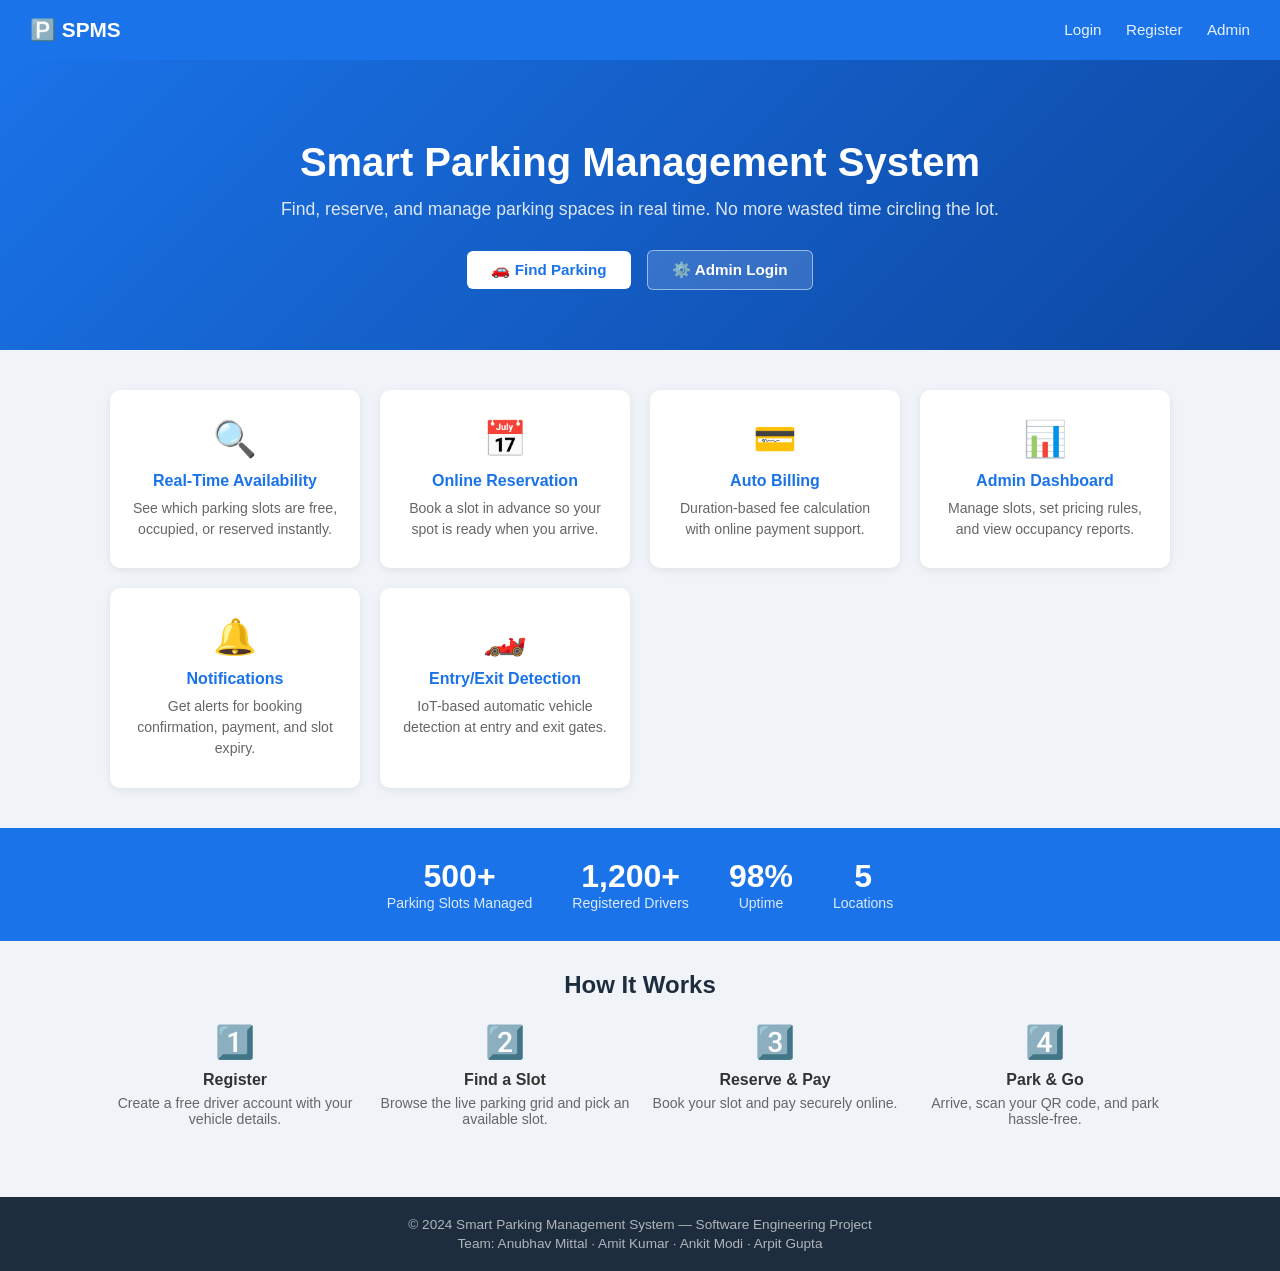
<file: frontend/index.html>
<!DOCTYPE html>
<html lang="en">
<head>
  <meta charset="UTF-8">
  <meta name="viewport" content="width=device-width, initial-scale=1.0">
  <title>Smart Parking Management System</title>
  <meta name="description" content="Find, reserve, and manage parking spaces easily with SPMS.">
  <link rel="stylesheet" href="css/style.css">
</head>
<body>

<!-- NAVBAR -->
<nav>
  <a href="index.html" class="logo">🅿️ SPMS</a>
  <div class="nav-links">
    <a href="login.html">Login</a>
    <a href="register.html">Register</a>
    <a href="admin.html">Admin</a>
  </div>
</nav>

<!-- HERO -->
<div class="hero">
  <h1>Smart Parking Management System</h1>
  <p>Find, reserve, and manage parking spaces in real time. No more wasted time circling the lot.</p>
  <a href="login.html" class="btn btn-secondary" style="margin-right:12px">🚗 Find Parking</a>
  <a href="admin.html" class="btn" style="background:rgba(255,255,255,0.15);color:white;border:1px solid rgba(255,255,255,0.5)">⚙️ Admin Login</a>
</div>

<!-- FEATURE CARDS -->
<div class="features">
  <div class="feature-card">
    <div class="icon">🔍</div>
    <h3>Real-Time Availability</h3>
    <p>See which parking slots are free, occupied, or reserved instantly.</p>
  </div>
  <div class="feature-card">
    <div class="icon">📅</div>
    <h3>Online Reservation</h3>
    <p>Book a slot in advance so your spot is ready when you arrive.</p>
  </div>
  <div class="feature-card">
    <div class="icon">💳</div>
    <h3>Auto Billing</h3>
    <p>Duration-based fee calculation with online payment support.</p>
  </div>
  <div class="feature-card">
    <div class="icon">📊</div>
    <h3>Admin Dashboard</h3>
    <p>Manage slots, set pricing rules, and view occupancy reports.</p>
  </div>
  <div class="feature-card">
    <div class="icon">🔔</div>
    <h3>Notifications</h3>
    <p>Get alerts for booking confirmation, payment, and slot expiry.</p>
  </div>
  <div class="feature-card">
    <div class="icon">🏎️</div>
    <h3>Entry/Exit Detection</h3>
    <p>IoT-based automatic vehicle detection at entry and exit gates.</p>
  </div>
</div>

<!-- STATS -->
<div class="stats">
  <div class="stat-item"><h2>500+</h2><p>Parking Slots Managed</p></div>
  <div class="stat-item"><h2>1,200+</h2><p>Registered Drivers</p></div>
  <div class="stat-item"><h2>98%</h2><p>Uptime</p></div>
  <div class="stat-item"><h2>5</h2><p>Locations</p></div>
</div>

<!-- HOW IT WORKS -->
<div class="container">
  <h2 style="text-align:center;margin-bottom:24px;color:#1d2d3e;">How It Works</h2>
  <div style="display:grid;grid-template-columns:repeat(auto-fit,minmax(200px,1fr));gap:20px;text-align:center;">
    <div>
      <div style="font-size:2rem;margin-bottom:10px;">1️⃣</div>
      <h4 style="margin-bottom:6px;">Register</h4>
      <p style="font-size:0.88rem;color:#666;">Create a free driver account with your vehicle details.</p>
    </div>
    <div>
      <div style="font-size:2rem;margin-bottom:10px;">2️⃣</div>
      <h4 style="margin-bottom:6px;">Find a Slot</h4>
      <p style="font-size:0.88rem;color:#666;">Browse the live parking grid and pick an available slot.</p>
    </div>
    <div>
      <div style="font-size:2rem;margin-bottom:10px;">3️⃣</div>
      <h4 style="margin-bottom:6px;">Reserve & Pay</h4>
      <p style="font-size:0.88rem;color:#666;">Book your slot and pay securely online.</p>
    </div>
    <div>
      <div style="font-size:2rem;margin-bottom:10px;">4️⃣</div>
      <h4 style="margin-bottom:6px;">Park & Go</h4>
      <p style="font-size:0.88rem;color:#666;">Arrive, scan your QR code, and park hassle-free.</p>
    </div>
  </div>
</div>

<footer>
  <p>© 2024 Smart Parking Management System — Software Engineering Project</p>
  <p style="margin-top:4px;">Team: Anubhav Mittal · Amit Kumar · Ankit Modi · Arpit Gupta</p>
</footer>

</body>
</html>
</file>
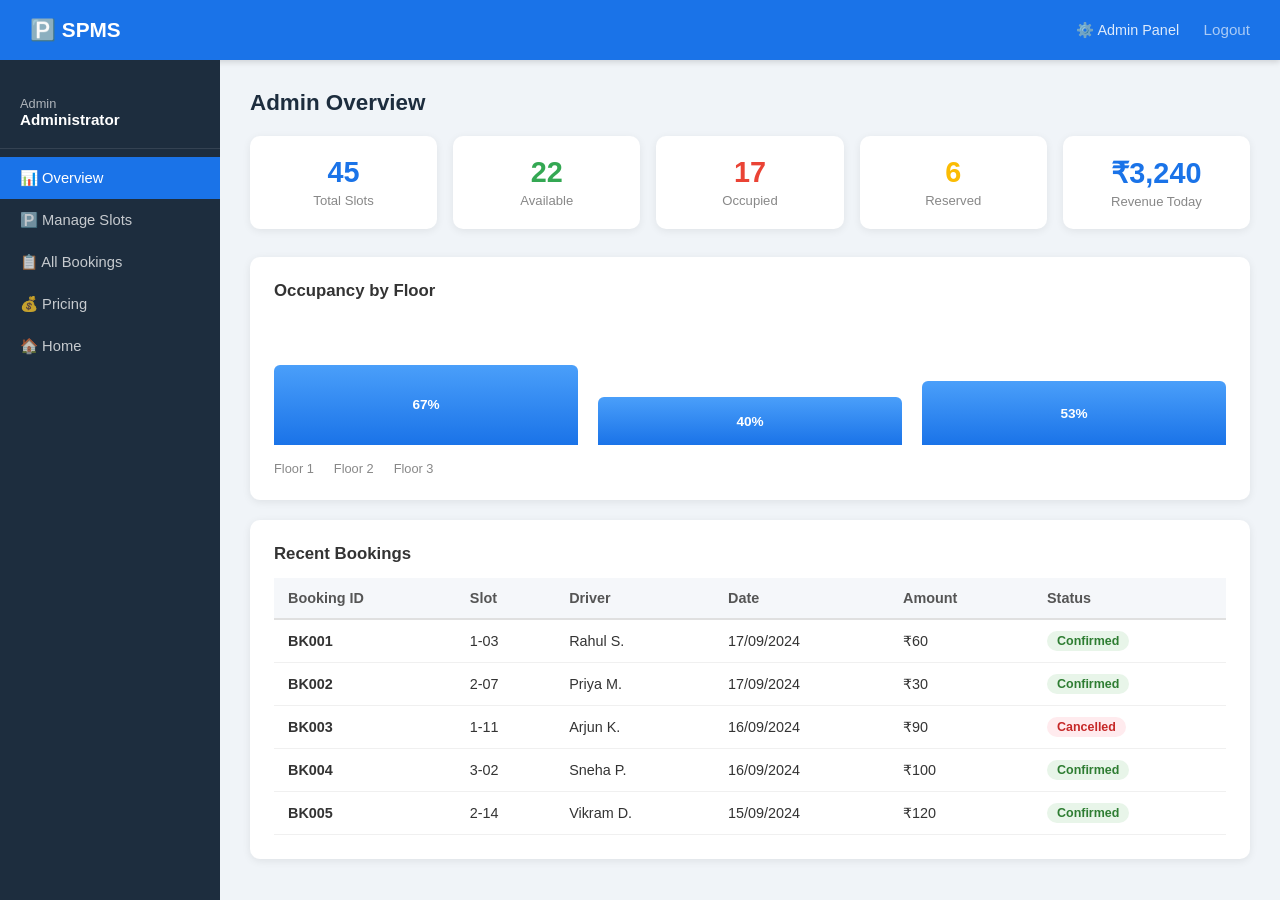
<file: frontend/admin.html>
<!DOCTYPE html>
<html lang="en">
<head>
  <meta charset="UTF-8">
  <meta name="viewport" content="width=device-width, initial-scale=1.0">
  <title>Admin Dashboard — SPMS</title>
  <link rel="stylesheet" href="css/style.css">
</head>
<body>

<nav>
  <a href="index.html" class="logo">🅿️ SPMS</a>
  <div class="nav-links">
    <span style="opacity:0.85;font-size:0.9rem;">⚙️ Admin Panel</span>
    <a href="login.html" style="color:rgba(255,255,255,0.7);">Logout</a>
  </div>
</nav>

<div class="dashboard-layout">

  <!-- SIDEBAR -->
  <div class="sidebar">
    <div class="user-info">
      <p>Admin</p>
      <h4>Administrator</h4>
    </div>
    <a href="#" onclick="showSection('overview')" id="link-overview" class="active">📊 Overview</a>
    <a href="#" onclick="showSection('slots')" id="link-slots">🅿️ Manage Slots</a>
    <a href="#" onclick="showSection('bookings')" id="link-bookings">📋 All Bookings</a>
    <a href="#" onclick="showSection('pricing')" id="link-pricing">💰 Pricing</a>
    <a href="index.html">🏠 Home</a>
  </div>

  <!-- MAIN -->
  <div class="main-content">

    <!-- ── OVERVIEW ── -->
    <div id="section-overview">
      <div class="page-title">Admin Overview</div>
      <div class="stat-cards">
        <div class="stat-card"><div class="num" id="stat-total">45</div><div class="lbl">Total Slots</div></div>
        <div class="stat-card"><div class="num" style="color:#34a853;" id="stat-avail">22</div><div class="lbl">Available</div></div>
        <div class="stat-card"><div class="num" style="color:#ea4335;" id="stat-occ">17</div><div class="lbl">Occupied</div></div>
        <div class="stat-card"><div class="num" style="color:#fbbc04;" id="stat-res">6</div><div class="lbl">Reserved</div></div>
        <div class="stat-card"><div class="num" style="color:#1a73e8;" id="stat-rev">₹3,240</div><div class="lbl">Revenue Today</div></div>
      </div>

      <!-- Simple bar chart -->
      <div class="card" style="margin-bottom:20px;">
        <div class="section-title">Occupancy by Floor</div>
        <div id="chart" style="display:flex;align-items:flex-end;gap:20px;height:140px;padding:10px 0;">
          <!-- Rendered by JS -->
        </div>
        <div style="display:flex;gap:20px;font-size:0.8rem;color:#888;margin-top:6px;">
          <span>Floor 1</span><span>Floor 2</span><span>Floor 3</span>
        </div>
      </div>

      <!-- Recent activity -->
      <div class="card">
        <div class="section-title">Recent Bookings</div>
        <div class="table-wrapper">
          <table>
            <thead><tr><th>Booking ID</th><th>Slot</th><th>Driver</th><th>Date</th><th>Amount</th><th>Status</th></tr></thead>
            <tbody id="recent-bookings"></tbody>
          </table>
        </div>
      </div>
    </div>

    <!-- ── MANAGE SLOTS ── -->
    <div id="section-slots" style="display:none;">
      <div class="page-title">Manage Parking Slots</div>

      <!-- Add slot form -->
      <div class="card" style="margin-bottom:20px;">
        <div class="section-title">Add New Slot</div>
        <div style="display:flex;gap:12px;flex-wrap:wrap;align-items:flex-end;">
          <div class="form-group" style="margin:0;">
            <label>Slot Number</label>
            <input type="text" id="new-slot-num" placeholder="e.g. 4-01" style="width:120px;">
          </div>
          <div class="form-group" style="margin:0;">
            <label>Floor</label>
            <select id="new-slot-floor" style="width:100px;">
              <option>1</option><option>2</option><option>3</option><option>4</option>
            </select>
          </div>
          <div class="form-group" style="margin:0;">
            <label>Type</label>
            <select id="new-slot-type" style="width:130px;">
              <option value="regular">Regular</option>
              <option value="ev">EV Charging</option>
              <option value="disabled">Disabled</option>
            </select>
          </div>
          <div class="form-group" style="margin:0;">
            <label>Rate (₹/hr)</label>
            <input type="number" id="new-slot-rate" value="30" style="width:100px;">
          </div>
          <button class="btn btn-success" onclick="addSlot()">+ Add Slot</button>
        </div>
        <div id="slot-alert" style="margin-top:12px;"></div>
      </div>

      <div class="card">
        <div class="table-wrapper">
          <table>
            <thead>
              <tr><th>Slot</th><th>Floor</th><th>Type</th><th>Rate</th><th>Status</th><th>Action</th></tr>
            </thead>
            <tbody id="slots-body"></tbody>
          </table>
        </div>
      </div>
    </div>

    <!-- ── ALL BOOKINGS ── -->
    <div id="section-bookings" style="display:none;">
      <div class="page-title">All Bookings</div>
      <div class="card">
        <div class="table-wrapper">
          <table>
            <thead><tr><th>Booking ID</th><th>Slot</th><th>Floor</th><th>Date</th><th>Hours</th><th>Amount</th><th>Status</th></tr></thead>
            <tbody id="all-bookings-body"></tbody>
          </table>
        </div>
      </div>
    </div>

    <!-- ── PRICING ── -->
    <div id="section-pricing" style="display:none;">
      <div class="page-title">Pricing Rules</div>
      <div class="card" style="max-width:500px;">
        <div class="section-title">Current Rates</div>
        <div class="info-row"><span>🚗 Regular Slot</span><span id="rate-regular">₹30 / hr</span></div>
        <div class="info-row"><span>⚡ EV Charging Slot</span><span id="rate-ev">₹50 / hr</span></div>
        <div class="info-row"><span>♿ Disabled Slot</span><span id="rate-disabled">₹20 / hr</span></div>

        <div class="section-title" style="margin-top:24px;">Update Rates</div>
        <div style="display:flex;flex-direction:column;gap:12px;">
          <div style="display:flex;align-items:center;gap:12px;">
            <label style="width:140px;font-size:0.88rem;">Regular (₹/hr)</label>
            <input type="number" id="inp-regular" value="30" style="width:100px;padding:8px;border:1px solid #ddd;border-radius:6px;">
          </div>
          <div style="display:flex;align-items:center;gap:12px;">
            <label style="width:140px;font-size:0.88rem;">EV (₹/hr)</label>
            <input type="number" id="inp-ev" value="50" style="width:100px;padding:8px;border:1px solid #ddd;border-radius:6px;">
          </div>
          <div style="display:flex;align-items:center;gap:12px;">
            <label style="width:140px;font-size:0.88rem;">Disabled (₹/hr)</label>
            <input type="number" id="inp-disabled" value="20" style="width:100px;padding:8px;border:1px solid #ddd;border-radius:6px;">
          </div>
          <button class="btn btn-primary" style="align-self:flex-start;" onclick="updateRates()">Save Rates</button>
          <div id="rate-alert"></div>
        </div>
      </div>
    </div>

  </div>
</div>

<script>
// ── Demo slots data ──
let adminSlots = [];
function initAdminSlots() {
  const types = ['regular','regular','ev','disabled'];
  const rates  = { regular:30, ev:50, disabled:20 };
  let id = 1;
  for (let floor = 1; floor <= 3; floor++) {
    for (let i = 1; i <= 15; i++) {
      const type   = types[Math.floor(Math.random() * types.length)];
      const status = Math.random() < 0.5 ? 'available' : (Math.random() < 0.4 ? 'occupied' : 'reserved');
      adminSlots.push({ id: id++, number:`${floor}-${String(i).padStart(2,'0')}`, floor, type, rate:rates[type], status });
    }
  }
}

const demoBookings = [
  { id:'BK001', slot:'1-03', floor:1, driver:'Rahul S.', date:'17/09/2024', hours:2, amount:60, status:'Confirmed' },
  { id:'BK002', slot:'2-07', floor:2, driver:'Priya M.', date:'17/09/2024', hours:1, amount:30, status:'Confirmed' },
  { id:'BK003', slot:'1-11', floor:1, driver:'Arjun K.', date:'16/09/2024', hours:3, amount:90, status:'Cancelled' },
  { id:'BK004', slot:'3-02', floor:3, driver:'Sneha P.', date:'16/09/2024', hours:2, amount:100, status:'Confirmed' },
  { id:'BK005', slot:'2-14', floor:2, driver:'Vikram D.', date:'15/09/2024', hours:4, amount:120, status:'Confirmed' },
];

window.onload = () => {
  initAdminSlots();
  renderChart();
  renderRecentBookings();
  renderSlotsTable();
  renderAllBookings();
};

// ── Section Nav ──
function showSection(name) {
  ['overview','slots','bookings','pricing'].forEach(s => {
    document.getElementById(`section-${s}`).style.display = s === name ? 'block' : 'none';
    const link = document.getElementById(`link-${s}`);
    if (link) link.classList.toggle('active', s === name);
  });
}

// ── Chart ──
function renderChart() {
  const floors = [1,2,3];
  const chart  = document.getElementById('chart');
  chart.innerHTML = '';
  floors.forEach(f => {
    const floorSlots = adminSlots.filter(s => s.floor === f);
    const occ = floorSlots.filter(s => s.status !== 'available').length;
    const pct  = Math.round((occ / floorSlots.length) * 100);
    const bar  = document.createElement('div');
    bar.style.cssText = `
      flex:1; background: linear-gradient(to top, #1a73e8, #4a9ffa);
      border-radius:6px 6px 0 0; height:${pct}%;
      display:flex; align-items:center; justify-content:center;
      color:white; font-weight:700; font-size:0.85rem; min-height:28px;
      position:relative;
    `;
    bar.textContent = `${pct}%`;
    chart.appendChild(bar);
  });
}

// ── Recent Bookings ──
function renderRecentBookings() {
  const tbody = document.getElementById('recent-bookings');
  const allB = [...demoBookings, ...JSON.parse(localStorage.getItem('spms_bookings')||'[]')].slice(0,8);
  tbody.innerHTML = allB.map(b => `
    <tr>
      <td><strong>${b.id}</strong></td>
      <td>${b.slot}</td>
      <td>${b.driver || 'Demo Driver'}</td>
      <td>${b.date}</td>
      <td>₹${b.amount}</td>
      <td><span class="badge ${b.status==='Confirmed'?'badge-green':'badge-red'}">${b.status}</span></td>
    </tr>
  `).join('');
}

// ── Slots Table ──
function renderSlotsTable() {
  const tbody = document.getElementById('slots-body');
  tbody.innerHTML = adminSlots.map(s => `
    <tr>
      <td><strong>${s.number}</strong></td>
      <td>Floor ${s.floor}</td>
      <td>${s.type === 'ev' ? '⚡ EV' : s.type === 'disabled' ? '♿ Disabled' : '🚗 Regular'}</td>
      <td>₹${s.rate}/hr</td>
      <td>
        <select onchange="updateSlotStatus(${s.id}, this.value)" style="padding:4px 8px;border:1px solid #ddd;border-radius:4px;font-size:0.82rem;">
          <option ${s.status==='available'?'selected':''} value="available">Available</option>
          <option ${s.status==='occupied'?'selected':''} value="occupied">Occupied</option>
          <option ${s.status==='reserved'?'selected':''} value="reserved">Reserved</option>
        </select>
      </td>
      <td><button class="btn btn-danger btn-sm" onclick="deleteSlot(${s.id})">Delete</button></td>
    </tr>
  `).join('');
}

function addSlot() {
  const num   = document.getElementById('new-slot-num').value.trim();
  const floor = parseInt(document.getElementById('new-slot-floor').value);
  const type  = document.getElementById('new-slot-type').value;
  const rate  = parseInt(document.getElementById('new-slot-rate').value);
  if (!num) { showAlert('slot-alert', 'Enter slot number.', 'error'); return; }
  adminSlots.push({ id: Date.now(), number: num, floor, type, rate, status: 'available' });
  renderSlotsTable();
  showAlert('slot-alert', `Slot ${num} added!`, 'success');
  document.getElementById('new-slot-num').value = '';
}

function deleteSlot(id) {
  adminSlots = adminSlots.filter(s => s.id !== id);
  renderSlotsTable();
}

function updateSlotStatus(id, status) {
  const s = adminSlots.find(s => s.id === id);
  if (s) s.status = status;
  renderChart();
}

// ── All Bookings ──
function renderAllBookings() {
  const tbody = document.getElementById('all-bookings-body');
  const allB  = [...demoBookings, ...JSON.parse(localStorage.getItem('spms_bookings')||'[]')];
  tbody.innerHTML = allB.map(b => `
    <tr>
      <td><strong>${b.id}</strong></td>
      <td>${b.slot}</td>
      <td>Floor ${b.floor}</td>
      <td>${b.date}</td>
      <td>${b.hours} hr</td>
      <td>₹${b.amount}</td>
      <td><span class="badge ${b.status==='Confirmed'?'badge-green':'badge-red'}">${b.status}</span></td>
    </tr>
  `).join('');
}

// ── Pricing ──
function updateRates() {
  const r  = document.getElementById('inp-regular').value;
  const ev = document.getElementById('inp-ev').value;
  const d  = document.getElementById('inp-disabled').value;
  document.getElementById('rate-regular').textContent  = `₹${r} / hr`;
  document.getElementById('rate-ev').textContent       = `₹${ev} / hr`;
  document.getElementById('rate-disabled').textContent = `₹${d} / hr`;
  showAlert('rate-alert', 'Rates updated successfully!', 'success');
}

function showAlert(id, msg, type) {
  document.getElementById(id).innerHTML = `<div class="alert alert-${type}" style="margin:0;">${msg}</div>`;
  setTimeout(() => { const el = document.getElementById(id); if(el) el.innerHTML = ''; }, 3000);
}
</script>

</body>
</html>
</file>
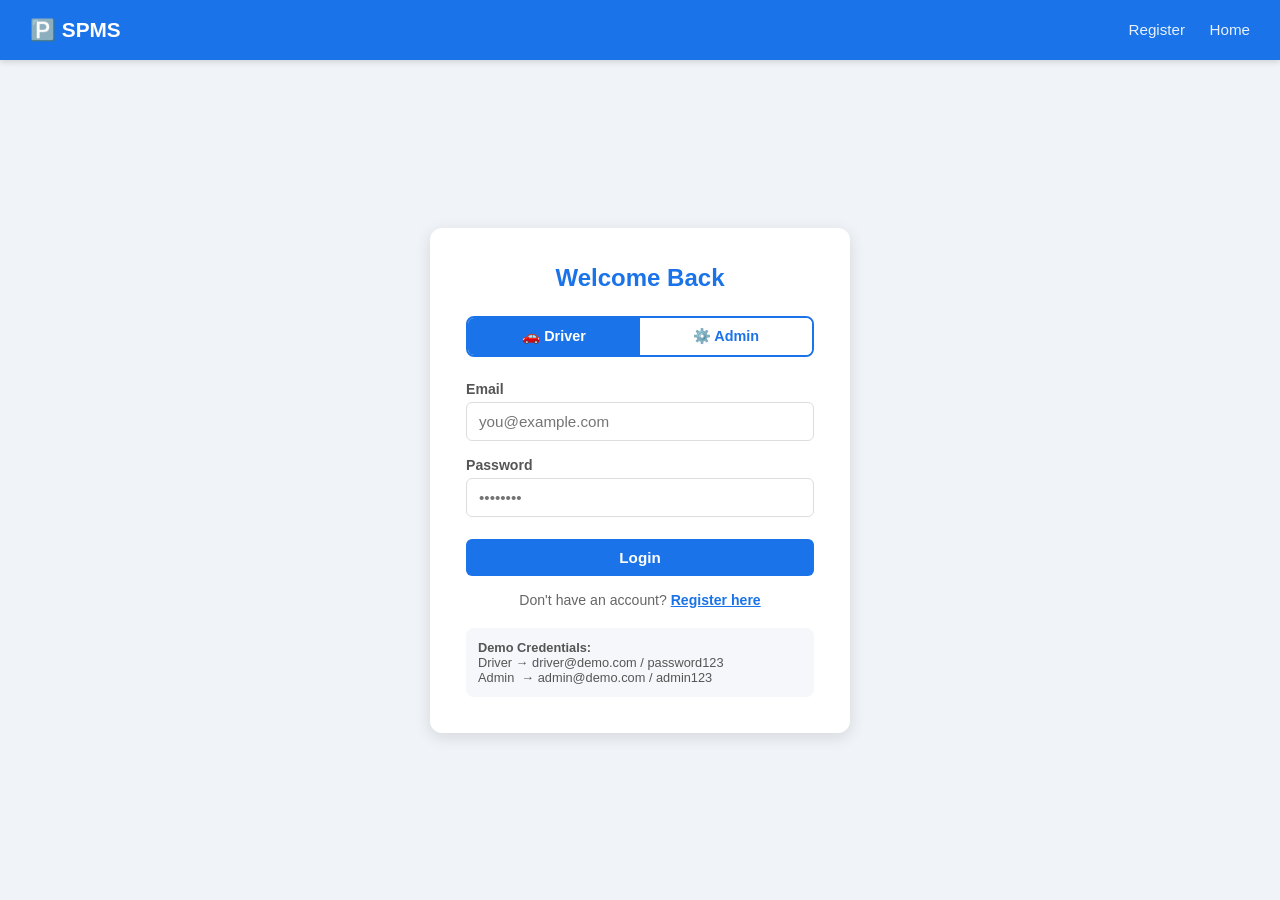
<file: frontend/dashboard.html>
<!DOCTYPE html>
<html lang="en">
<head>
  <meta charset="UTF-8">
  <meta name="viewport" content="width=device-width, initial-scale=1.0">
  <title>Driver Dashboard — SPMS</title>
  <link rel="stylesheet" href="css/style.css">
</head>
<body>

<nav>
  <a href="index.html" class="logo">🅿️ SPMS</a>
  <div class="nav-links">
    <span id="nav-user" style="opacity:0.85;font-size:0.9rem;"></span>
    <a href="#" onclick="logout()" style="color:rgba(255,255,255,0.7);">Logout</a>
  </div>
</nav>

<div class="dashboard-layout">

  <!-- SIDEBAR -->
  <div class="sidebar">
    <div class="user-info">
      <p>Logged in as</p>
      <h4 id="sidebar-name">Driver</h4>
    </div>
    <a href="#" onclick="showSection('find')" id="link-find" class="active">🔍 Find Parking</a>
    <a href="#" onclick="showSection('bookings')" id="link-bookings">📋 My Bookings</a>
    <a href="#" onclick="showSection('profile')" id="link-profile">👤 Profile</a>
    <a href="index.html" style="margin-top:auto;">🏠 Home</a>
  </div>

  <!-- MAIN -->
  <div class="main-content">

    <!-- ── FIND PARKING ── -->
    <div id="section-find">
      <div class="page-title">Find Parking Slot</div>

      <div class="search-bar">
        <select id="filter-floor">
          <option value="all">All Floors</option>
          <option value="1">Floor 1</option>
          <option value="2">Floor 2</option>
          <option value="3">Floor 3</option>
        </select>
        <select id="filter-type">
          <option value="all">All Types</option>
          <option value="regular">Regular</option>
          <option value="ev">EV Charging</option>
          <option value="disabled">Disabled</option>
        </select>
        <button class="btn btn-primary" onclick="applyFilter()">Filter</button>
      </div>

      <div class="legend">
        <div class="legend-item"><div class="legend-dot available"></div> Available</div>
        <div class="legend-item"><div class="legend-dot occupied"></div> Occupied</div>
        <div class="legend-item"><div class="legend-dot reserved"></div> Reserved</div>
        <div class="legend-item"><div class="legend-dot selected"></div> Selected</div>
      </div>

      <div class="card">
        <div class="section-title">Parking Lot — Floor <span id="floor-label">All</span></div>
        <div class="parking-grid" id="parking-grid"></div>
      </div>

      <!-- Booking Panel (shown on slot select) -->
      <div class="booking-panel" id="booking-panel" style="display:none;">
        <h3>📌 Book Slot</h3>
        <div class="info-row"><span>Slot Number</span><span id="bp-slot">—</span></div>
        <div class="info-row"><span>Floor</span><span id="bp-floor">—</span></div>
        <div class="info-row"><span>Type</span><span id="bp-type">—</span></div>
        <div class="info-row"><span>Rate</span><span id="bp-rate">—</span></div>
        <div class="form-group" style="margin-top:14px;">
          <label>Duration (hours)</label>
          <input type="number" id="bp-hours" value="1" min="1" max="12" style="width:100px;"
                 oninput="calcTotal()">
        </div>
        <div class="info-row"><span>Total Fee</span><span id="bp-total" style="color:#1a73e8;font-size:1.1rem;">₹0</span></div>
        <div style="margin-top:14px;display:flex;gap:10px;flex-wrap:wrap;">
          <button class="btn btn-success" onclick="confirmBooking()">✅ Confirm Booking</button>
          <button class="btn btn-danger btn-sm" onclick="cancelSelection()">Cancel</button>
        </div>
      </div>

      <div id="booking-alert"></div>
    </div>

    <!-- ── MY BOOKINGS ── -->
    <div id="section-bookings" style="display:none;">
      <div class="page-title">My Bookings</div>
      <div class="card">
        <div class="table-wrapper">
          <table id="bookings-table">
            <thead>
              <tr>
                <th>Booking ID</th>
                <th>Slot</th>
                <th>Floor</th>
                <th>Date</th>
                <th>Duration</th>
                <th>Amount</th>
                <th>Status</th>
                <th>Action</th>
              </tr>
            </thead>
            <tbody id="bookings-body">
              <tr><td colspan="8" style="text-align:center;color:#888;padding:30px;">No bookings yet.</td></tr>
            </tbody>
          </table>
        </div>
      </div>
    </div>

    <!-- ── PROFILE ── -->
    <div id="section-profile" style="display:none;">
      <div class="page-title">My Profile</div>
      <div class="card" style="max-width:450px;">
        <div id="profile-info"></div>
        <button class="btn btn-danger btn-sm" style="margin-top:20px;" onclick="logout()">Logout</button>
      </div>
    </div>

  </div>
</div>

<!-- RECEIPT MODAL -->
<div class="modal-overlay" id="receipt-modal">
  <div class="modal">
    <h3>🎉 Booking Confirmed!</h3>
    <div id="receipt-content"></div>
    <div class="modal-footer">
      <button class="btn btn-primary" onclick="closeReceipt()">Done</button>
    </div>
  </div>
</div>

<script>
// ── Data ──
const slots = [];
function initSlots() {
  const types = ['regular','regular','regular','ev','disabled'];
  const rates = { regular: 30, ev: 50, disabled: 20 };
  let id = 1;
  for (let floor = 1; floor <= 3; floor++) {
    for (let i = 1; i <= 15; i++) {
      const type = types[Math.floor(Math.random() * types.length)];
      const status = Math.random() < 0.5 ? 'available' : (Math.random() < 0.5 ? 'occupied' : 'reserved');
      slots.push({ id: id++, number: `${floor}-${String(i).padStart(2,'0')}`, floor, type, status, rate: rates[type] });
    }
  }
}

let bookings = JSON.parse(localStorage.getItem('spms_bookings') || '[]');
let selectedSlot = null;

// ── Init ──
window.onload = () => {
  const user = JSON.parse(localStorage.getItem('spms_user') || 'null');
  if (!user) { window.location.href = 'login.html'; return; }
  document.getElementById('nav-user').textContent = `Hi, ${user.name}`;
  document.getElementById('sidebar-name').textContent = user.name;
  showProfile(user);
  initSlots();
  renderGrid(slots);
  renderBookings();
};

// ── Section Nav ──
function showSection(name) {
  ['find','bookings','profile'].forEach(s => {
    document.getElementById(`section-${s}`).style.display = s === name ? 'block' : 'none';
    const link = document.getElementById(`link-${s}`);
    if (link) link.classList.toggle('active', s === name);
  });
  if (name === 'bookings') renderBookings();
}

// ── Grid Render ──
function renderGrid(slotList) {
  const grid = document.getElementById('parking-grid');
  grid.innerHTML = '';
  slotList.forEach(slot => {
    const div = document.createElement('div');
    div.className = `slot ${slot.status}`;
    div.id = `slot-${slot.id}`;
    const icon = slot.type === 'ev' ? '⚡' : slot.type === 'disabled' ? '♿' : '🚗';
    div.innerHTML = `<span class="slot-icon">${icon}</span><span>${slot.number}</span>`;
    if (slot.status !== 'occupied') div.onclick = () => selectSlot(slot);
    grid.appendChild(div);
  });
}

function applyFilter() {
  const floor = document.getElementById('filter-floor').value;
  const type  = document.getElementById('filter-type').value;
  const label = floor === 'all' ? 'All' : floor;
  document.getElementById('floor-label').textContent = label;
  const filtered = slots.filter(s =>
    (floor === 'all' || s.floor == floor) &&
    (type  === 'all' || s.type === type)
  );
  renderGrid(filtered);
  cancelSelection();
}

// ── Slot Selection ──
function selectSlot(slot) {
  if (selectedSlot) {
    const prev = document.getElementById(`slot-${selectedSlot.id}`);
    if (prev) prev.className = `slot ${selectedSlot.status}`;
  }
  selectedSlot = slot;
  const el = document.getElementById(`slot-${slot.id}`);
  if (el) el.className = 'slot selected';

  document.getElementById('bp-slot').textContent  = slot.number;
  document.getElementById('bp-floor').textContent  = `Floor ${slot.floor}`;
  document.getElementById('bp-type').textContent   = slot.type.charAt(0).toUpperCase() + slot.type.slice(1);
  document.getElementById('bp-rate').textContent   = `₹${slot.rate}/hr`;
  document.getElementById('booking-panel').style.display = 'block';
  calcTotal();
}

function calcTotal() {
  const h = parseInt(document.getElementById('bp-hours').value) || 1;
  if (selectedSlot) document.getElementById('bp-total').textContent = `₹${selectedSlot.rate * h}`;
}

function cancelSelection() {
  if (selectedSlot) {
    const el = document.getElementById(`slot-${selectedSlot.id}`);
    if (el) el.className = `slot ${selectedSlot.status}`;
    selectedSlot = null;
  }
  document.getElementById('booking-panel').style.display = 'none';
  document.getElementById('booking-alert').innerHTML = '';
}

// ── Booking ──
function confirmBooking() {
  if (!selectedSlot) return;
  const hours = parseInt(document.getElementById('bp-hours').value) || 1;
  const total = selectedSlot.rate * hours;
  const now   = new Date();
  const user  = JSON.parse(localStorage.getItem('spms_user'));

  const booking = {
    id: 'BK' + Date.now(),
    slot: selectedSlot.number,
    floor: selectedSlot.floor,
    type: selectedSlot.type,
    date: now.toLocaleDateString('en-IN'),
    time: now.toLocaleTimeString('en-IN', {hour:'2-digit', minute:'2-digit'}),
    hours,
    amount: total,
    status: 'Confirmed'
  };

  bookings.unshift(booking);
  localStorage.setItem('spms_bookings', JSON.stringify(bookings));

  // Mark slot reserved
  selectedSlot.status = 'reserved';
  const el = document.getElementById(`slot-${selectedSlot.id}`);
  if (el) el.className = 'slot reserved';

  showReceipt(booking, user);
  selectedSlot = null;
  document.getElementById('booking-panel').style.display = 'none';
}

function showReceipt(b, user) {
  document.getElementById('receipt-content').innerHTML = `
    <div class="info-row"><span>Booking ID</span><span><strong>${b.id}</strong></span></div>
    <div class="info-row"><span>Driver</span><span>${user?.name || '—'}</span></div>
    <div class="info-row"><span>Slot</span><span>${b.slot} (Floor ${b.floor})</span></div>
    <div class="info-row"><span>Date & Time</span><span>${b.date}, ${b.time}</span></div>
    <div class="info-row"><span>Duration</span><span>${b.hours} hour(s)</span></div>
    <div class="info-row"><span>Amount Paid</span><span style="color:#34a853;font-weight:700;">₹${b.amount}</span></div>
    <div class="info-row"><span>Status</span><span><span class="badge badge-green">${b.status}</span></span></div>
    <div class="alert alert-info" style="margin-top:14px;">🎫 Show this booking ID at entry gate.</div>
  `;
  document.getElementById('receipt-modal').classList.add('open');
}

function closeReceipt() {
  document.getElementById('receipt-modal').classList.remove('open');
}

// ── Bookings Table ──
function renderBookings() {
  bookings = JSON.parse(localStorage.getItem('spms_bookings') || '[]');
  const tbody = document.getElementById('bookings-body');
  if (!bookings.length) {
    tbody.innerHTML = '<tr><td colspan="8" style="text-align:center;color:#888;padding:30px;">No bookings yet.</td></tr>';
    return;
  }
  tbody.innerHTML = bookings.map(b => `
    <tr>
      <td><strong>${b.id}</strong></td>
      <td>${b.slot}</td>
      <td>Floor ${b.floor}</td>
      <td>${b.date} ${b.time}</td>
      <td>${b.hours} hr</td>
      <td>₹${b.amount}</td>
      <td><span class="badge ${b.status === 'Confirmed' ? 'badge-green' : 'badge-red'}">${b.status}</span></td>
      <td>${b.status === 'Confirmed' ? `<button class="btn btn-danger btn-sm" onclick="cancelBooking('${b.id}')">Cancel</button>` : '—'}</td>
    </tr>
  `).join('');
}

function cancelBooking(id) {
  const idx = bookings.findIndex(b => b.id === id);
  if (idx !== -1) { bookings[idx].status = 'Cancelled'; }
  localStorage.setItem('spms_bookings', JSON.stringify(bookings));
  renderBookings();
}

// ── Profile ──
function showProfile(user) {
  document.getElementById('profile-info').innerHTML = `
    <div class="info-row"><span>Name</span><span>${user.name}</span></div>
    <div class="info-row"><span>Email</span><span>${user.email}</span></div>
    <div class="info-row"><span>Role</span><span><span class="badge badge-blue">${user.role}</span></span></div>
    ${user.vehicle ? `<div class="info-row"><span>Vehicle</span><span>${user.vehicle}</span></div>` : ''}
  `;
}

function logout() {
  localStorage.removeItem('spms_user');
  window.location.href = 'login.html';
}
</script>

</body>
</html>
</file>
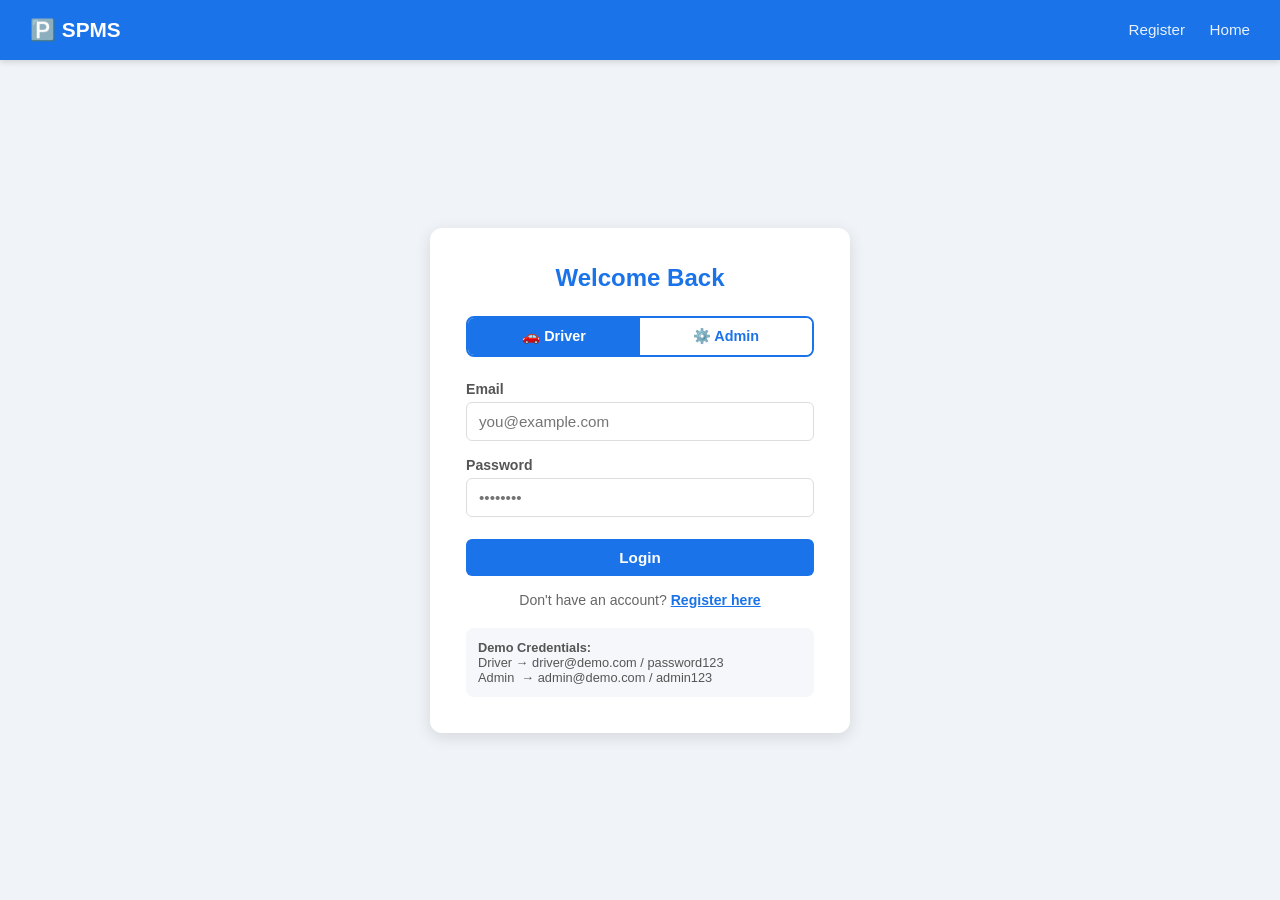
<file: frontend/login.html>
<!DOCTYPE html>
<html lang="en">
<head>
  <meta charset="UTF-8">
  <meta name="viewport" content="width=device-width, initial-scale=1.0">
  <title>Login — SPMS</title>
  <link rel="stylesheet" href="css/style.css">
</head>
<body>

<nav>
  <a href="index.html" class="logo">🅿️ SPMS</a>
  <div class="nav-links">
    <a href="register.html">Register</a>
    <a href="index.html">Home</a>
  </div>
</nav>

<div class="auth-page">
  <div class="auth-card">
    <h2>Welcome Back</h2>

    <!-- Tabs -->
    <div class="tab-group">
      <button id="tab-driver" class="active" onclick="switchTab('driver')">🚗 Driver</button>
      <button id="tab-admin" onclick="switchTab('admin')">⚙️ Admin</button>
    </div>

    <div id="alert-box"></div>

    <form id="login-form" onsubmit="handleLogin(event)">
      <div class="form-group">
        <label for="email">Email</label>
        <input type="email" id="email" placeholder="you@example.com" required>
      </div>
      <div class="form-group">
        <label for="password">Password</label>
        <input type="password" id="password" placeholder="••••••••" required>
      </div>
      <button type="submit" class="btn btn-primary" style="width:100%;margin-top:6px;" id="login-btn">
        Login
      </button>
    </form>

    <p style="text-align:center;margin-top:16px;font-size:0.88rem;color:#666;">
      Don't have an account? <a href="register.html" style="color:#1a73e8;font-weight:600;">Register here</a>
    </p>

    <!-- Demo hint -->
    <div style="margin-top:20px;padding:12px;background:#f5f7fa;border-radius:8px;font-size:0.8rem;color:#555;">
      <strong>Demo Credentials:</strong><br>
      Driver → driver@demo.com / password123<br>
      Admin &nbsp;→ admin@demo.com / admin123
    </div>
  </div>
</div>

<script>
  let currentRole = 'driver';

  function switchTab(role) {
    currentRole = role;
    document.getElementById('tab-driver').classList.toggle('active', role === 'driver');
    document.getElementById('tab-admin').classList.toggle('active', role === 'admin');
    document.getElementById('alert-box').innerHTML = '';
  }

  function showAlert(msg, type) {
    document.getElementById('alert-box').innerHTML =
      `<div class="alert alert-${type}">${msg}</div>`;
  }

  function handleLogin(e) {
    e.preventDefault();
    const email    = document.getElementById('email').value.trim();
    const password = document.getElementById('password').value;

    // Simple demo auth
    if (currentRole === 'driver' && email === 'driver@demo.com' && password === 'password123') {
      localStorage.setItem('spms_user', JSON.stringify({ name: 'Demo Driver', role: 'driver', email }));
      showAlert('Login successful! Redirecting...', 'success');
      setTimeout(() => window.location.href = 'dashboard.html', 900);
    } else if (currentRole === 'admin' && email === 'admin@demo.com' && password === 'admin123') {
      localStorage.setItem('spms_user', JSON.stringify({ name: 'Admin', role: 'admin', email }));
      showAlert('Admin login successful! Redirecting...', 'success');
      setTimeout(() => window.location.href = 'admin.html', 900);
    } else {
      showAlert('Invalid credentials. Check the demo hints below.', 'error');
    }
  }
</script>
</body>
</html>
</file>
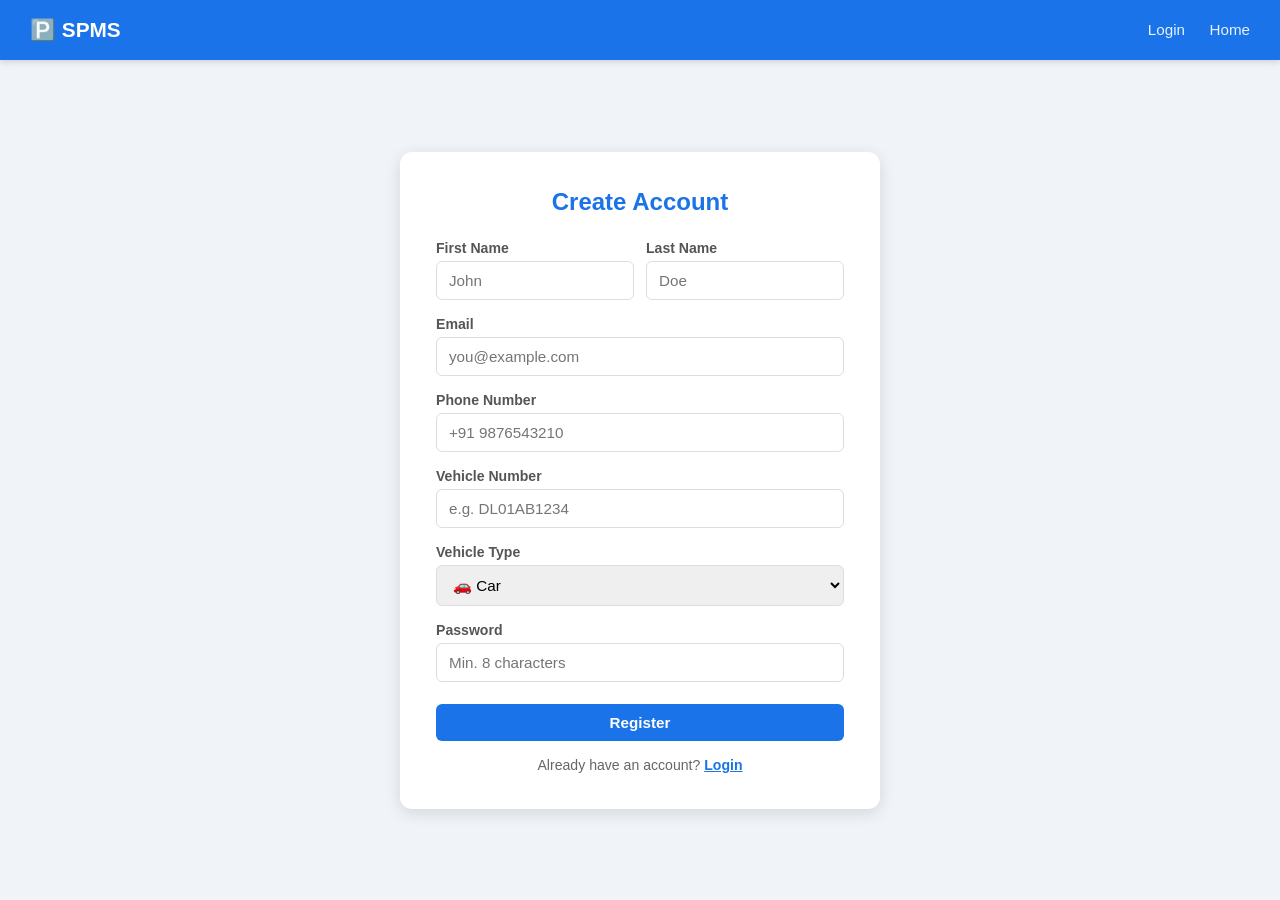
<file: frontend/register.html>
<!DOCTYPE html>
<html lang="en">
<head>
  <meta charset="UTF-8">
  <meta name="viewport" content="width=device-width, initial-scale=1.0">
  <title>Register — SPMS</title>
  <link rel="stylesheet" href="css/style.css">
</head>
<body>

<nav>
  <a href="index.html" class="logo">🅿️ SPMS</a>
  <div class="nav-links">
    <a href="login.html">Login</a>
    <a href="index.html">Home</a>
  </div>
</nav>

<div class="auth-page">
  <div class="auth-card" style="max-width:480px;">
    <h2>Create Account</h2>

    <div id="alert-box"></div>

    <form id="register-form" onsubmit="handleRegister(event)">
      <div style="display:grid;grid-template-columns:1fr 1fr;gap:12px;">
        <div class="form-group">
          <label>First Name</label>
          <input type="text" id="fname" placeholder="John" required>
        </div>
        <div class="form-group">
          <label>Last Name</label>
          <input type="text" id="lname" placeholder="Doe" required>
        </div>
      </div>
      <div class="form-group">
        <label>Email</label>
        <input type="email" id="email" placeholder="you@example.com" required>
      </div>
      <div class="form-group">
        <label>Phone Number</label>
        <input type="tel" id="phone" placeholder="+91 9876543210" required>
      </div>
      <div class="form-group">
        <label>Vehicle Number</label>
        <input type="text" id="vehicle" placeholder="e.g. DL01AB1234" required>
      </div>
      <div class="form-group">
        <label>Vehicle Type</label>
        <select id="vtype">
          <option value="car">🚗 Car</option>
          <option value="bike">🏍️ Bike / Scooter</option>
          <option value="suv">🚙 SUV</option>
          <option value="truck">🚛 Truck</option>
        </select>
      </div>
      <div class="form-group">
        <label>Password</label>
        <input type="password" id="password" placeholder="Min. 8 characters" required minlength="8">
      </div>
      <button type="submit" class="btn btn-primary" style="width:100%;margin-top:6px;">
        Register
      </button>
    </form>

    <p style="text-align:center;margin-top:16px;font-size:0.88rem;color:#666;">
      Already have an account? <a href="login.html" style="color:#1a73e8;font-weight:600;">Login</a>
    </p>
  </div>
</div>

<script>
  function showAlert(msg, type) {
    document.getElementById('alert-box').innerHTML =
      `<div class="alert alert-${type}">${msg}</div>`;
  }

  function handleRegister(e) {
    e.preventDefault();
    const fname   = document.getElementById('fname').value.trim();
    const lname   = document.getElementById('lname').value.trim();
    const email   = document.getElementById('email').value.trim();
    const vehicle = document.getElementById('vehicle').value.trim();

    // Save to localStorage (demo — no real backend call)
    const user = { name: `${fname} ${lname}`, email, vehicle, role: 'driver' };
    localStorage.setItem('spms_user', JSON.stringify(user));

    showAlert('Account created successfully! Redirecting to dashboard...', 'success');
    setTimeout(() => window.location.href = 'dashboard.html', 1200);
  }
</script>
</body>
</html>
</file>
<file: frontend/css/style.css>
* {
  margin: 0;
  padding: 0;
  box-sizing: border-box;
}

body {
  font-family: 'Segoe UI', sans-serif;
  background: #f0f4f8;
  color: #333;
}

/* ── NAVBAR ── */
nav {
  background: #1a73e8;
  color: white;
  display: flex;
  align-items: center;
  justify-content: space-between;
  padding: 0 30px;
  height: 60px;
  box-shadow: 0 2px 6px rgba(0,0,0,0.15);
}
nav .logo {
  font-size: 1.3rem;
  font-weight: 700;
  display: flex;
  align-items: center;
  gap: 8px;
  text-decoration: none;
  color: white;
}
nav .nav-links a {
  color: white;
  text-decoration: none;
  margin-left: 20px;
  font-size: 0.95rem;
  opacity: 0.9;
  transition: opacity 0.2s;
}
nav .nav-links a:hover { opacity: 1; font-weight: 600; }

/* ── HERO ── */
.hero {
  background: linear-gradient(135deg, #1a73e8, #0d47a1);
  color: white;
  text-align: center;
  padding: 80px 20px 60px;
}
.hero h1 { font-size: 2.5rem; margin-bottom: 14px; }
.hero p  { font-size: 1.1rem; opacity: 0.85; margin-bottom: 30px; }

/* ── BUTTONS ── */
.btn {
  display: inline-block;
  padding: 10px 24px;
  border-radius: 6px;
  font-size: 0.95rem;
  font-weight: 600;
  cursor: pointer;
  border: none;
  text-decoration: none;
  transition: background 0.2s, transform 0.1s;
}
.btn:active { transform: scale(0.97); }
.btn-primary   { background: #1a73e8; color: white; }
.btn-primary:hover   { background: #1558c0; }
.btn-secondary { background: white; color: #1a73e8; }
.btn-secondary:hover { background: #e8f0fe; }
.btn-success   { background: #34a853; color: white; }
.btn-success:hover   { background: #2d8f47; }
.btn-danger    { background: #ea4335; color: white; }
.btn-danger:hover    { background: #c5352a; }
.btn-sm { padding: 6px 14px; font-size: 0.82rem; }

/* ── CARDS ── */
.card {
  background: white;
  border-radius: 10px;
  padding: 24px;
  box-shadow: 0 2px 8px rgba(0,0,0,0.08);
}

/* ── CONTAINER ── */
.container { max-width: 1100px; margin: 0 auto; padding: 30px 20px; }

/* ── FEATURES (Landing) ── */
.features {
  display: grid;
  grid-template-columns: repeat(auto-fit, minmax(220px, 1fr));
  gap: 20px;
  margin: 40px auto;
  max-width: 1100px;
  padding: 0 20px;
}
.feature-card {
  background: white;
  border-radius: 10px;
  padding: 28px 20px;
  text-align: center;
  box-shadow: 0 2px 8px rgba(0,0,0,0.08);
}
.feature-card .icon { font-size: 2.2rem; margin-bottom: 12px; }
.feature-card h3 { margin-bottom: 8px; font-size: 1rem; color: #1a73e8; }
.feature-card p  { font-size: 0.88rem; color: #666; line-height: 1.5; }

/* ── STATS ── */
.stats {
  display: flex;
  justify-content: center;
  gap: 40px;
  flex-wrap: wrap;
  background: #1a73e8;
  color: white;
  padding: 30px 20px;
  text-align: center;
}
.stat-item h2 { font-size: 2rem; }
.stat-item p  { font-size: 0.88rem; opacity: 0.85; }

/* ── AUTH FORMS ── */
.auth-page {
  min-height: calc(100vh - 60px);
  display: flex;
  align-items: center;
  justify-content: center;
  padding: 30px 20px;
}
.auth-card {
  background: white;
  border-radius: 12px;
  padding: 36px;
  width: 100%;
  max-width: 420px;
  box-shadow: 0 4px 16px rgba(0,0,0,0.12);
}
.auth-card h2 { text-align: center; margin-bottom: 24px; color: #1a73e8; }
.tab-group {
  display: flex;
  border-radius: 8px;
  overflow: hidden;
  margin-bottom: 24px;
  border: 2px solid #1a73e8;
}
.tab-group button {
  flex: 1;
  padding: 10px;
  border: none;
  background: white;
  color: #1a73e8;
  font-weight: 600;
  cursor: pointer;
  font-size: 0.9rem;
  transition: background 0.2s;
}
.tab-group button.active { background: #1a73e8; color: white; }

/* ── FORM ── */
.form-group { margin-bottom: 16px; }
.form-group label { display: block; font-size: 0.88rem; font-weight: 600; margin-bottom: 5px; color: #555; }
.form-group input, .form-group select {
  width: 100%;
  padding: 10px 12px;
  border: 1px solid #ddd;
  border-radius: 6px;
  font-size: 0.95rem;
  transition: border-color 0.2s;
  outline: none;
}
.form-group input:focus, .form-group select:focus { border-color: #1a73e8; }
.form-error { color: #ea4335; font-size: 0.82rem; margin-top: 4px; }

/* ── DASHBOARD LAYOUT ── */
.dashboard-layout {
  display: flex;
  min-height: calc(100vh - 60px);
}
.sidebar {
  width: 220px;
  background: #1d2d3e;
  color: white;
  padding: 20px 0;
  flex-shrink: 0;
}
.sidebar a {
  display: flex;
  align-items: center;
  gap: 10px;
  padding: 12px 20px;
  color: rgba(255,255,255,0.75);
  text-decoration: none;
  font-size: 0.92rem;
  transition: background 0.2s, color 0.2s;
}
.sidebar a:hover, .sidebar a.active { background: #1a73e8; color: white; }
.sidebar .user-info { padding: 16px 20px 20px; border-bottom: 1px solid rgba(255,255,255,0.1); margin-bottom: 8px; }
.sidebar .user-info p { font-size: 0.8rem; opacity: 0.65; }
.sidebar .user-info h4 { font-size: 0.95rem; }
.main-content { flex: 1; padding: 30px; overflow-y: auto; }

/* ── STATS CARDS ── */
.stat-cards {
  display: grid;
  grid-template-columns: repeat(auto-fit, minmax(180px, 1fr));
  gap: 16px;
  margin-bottom: 28px;
}
.stat-card {
  background: white;
  border-radius: 10px;
  padding: 20px;
  box-shadow: 0 2px 8px rgba(0,0,0,0.07);
  text-align: center;
}
.stat-card .num { font-size: 1.8rem; font-weight: 700; color: #1a73e8; }
.stat-card .lbl { font-size: 0.82rem; color: #888; margin-top: 4px; }

/* ── PARKING GRID ── */
.parking-grid {
  display: grid;
  grid-template-columns: repeat(auto-fill, minmax(80px, 1fr));
  gap: 10px;
  margin: 20px 0;
}
.slot {
  aspect-ratio: 1;
  border-radius: 8px;
  display: flex;
  flex-direction: column;
  align-items: center;
  justify-content: center;
  font-size: 0.75rem;
  font-weight: 700;
  cursor: pointer;
  border: 2px solid transparent;
  transition: transform 0.15s, box-shadow 0.15s;
  user-select: none;
}
.slot:hover:not(.occupied) { transform: scale(1.06); box-shadow: 0 4px 12px rgba(0,0,0,0.15); }
.slot.available  { background: #e8f5e9; color: #2e7d32; border-color: #66bb6a; }
.slot.occupied   { background: #ffebee; color: #c62828; border-color: #ef5350; cursor: not-allowed; }
.slot.reserved   { background: #fff8e1; color: #f57f17; border-color: #ffca28; }
.slot.selected   { background: #e3f2fd; color: #1565c0; border-color: #1a73e8; box-shadow: 0 0 0 3px rgba(26,115,232,0.25); }
.slot .slot-icon { font-size: 1.3rem; margin-bottom: 2px; }

.legend { display: flex; gap: 16px; flex-wrap: wrap; margin-bottom: 16px; }
.legend-item { display: flex; align-items: center; gap: 6px; font-size: 0.82rem; }
.legend-dot { width: 14px; height: 14px; border-radius: 4px; }
.legend-dot.available { background: #66bb6a; }
.legend-dot.occupied  { background: #ef5350; }
.legend-dot.reserved  { background: #ffca28; }
.legend-dot.selected  { background: #1a73e8; }

/* ── TABLES ── */
.table-wrapper { overflow-x: auto; }
table { width: 100%; border-collapse: collapse; font-size: 0.9rem; }
th { background: #f5f7fa; color: #555; font-weight: 600; text-align: left; padding: 12px 14px; border-bottom: 2px solid #e0e0e0; }
td { padding: 11px 14px; border-bottom: 1px solid #f0f0f0; }
tr:hover td { background: #fafbff; }

/* ── BADGE ── */
.badge {
  display: inline-block;
  padding: 3px 10px;
  border-radius: 12px;
  font-size: 0.78rem;
  font-weight: 600;
}
.badge-green  { background: #e8f5e9; color: #2e7d32; }
.badge-red    { background: #ffebee; color: #c62828; }
.badge-yellow { background: #fff8e1; color: #f57f17; }
.badge-blue   { background: #e3f2fd; color: #1565c0; }

/* ── BOOKING PANEL ── */
.booking-panel {
  background: white;
  border-radius: 10px;
  padding: 22px;
  box-shadow: 0 2px 8px rgba(0,0,0,0.08);
  margin-top: 20px;
}
.booking-panel h3 { margin-bottom: 14px; color: #1a73e8; }
.info-row { display: flex; justify-content: space-between; padding: 8px 0; border-bottom: 1px solid #f0f0f0; font-size: 0.9rem; }
.info-row:last-of-type { border-bottom: none; }
.info-row span:last-child { font-weight: 600; }

/* ── FOOTER ── */
footer {
  background: #1d2d3e;
  color: rgba(255,255,255,0.65);
  text-align: center;
  padding: 20px;
  font-size: 0.85rem;
  margin-top: 40px;
}

/* ── ALERT / NOTIFICATION ── */
.alert {
  padding: 12px 16px;
  border-radius: 8px;
  font-size: 0.88rem;
  margin-bottom: 16px;
}
.alert-success { background: #e8f5e9; color: #2e7d32; border-left: 4px solid #34a853; }
.alert-error   { background: #ffebee; color: #c62828; border-left: 4px solid #ea4335; }
.alert-info    { background: #e3f2fd; color: #1565c0; border-left: 4px solid #1a73e8; }

/* ── MODAL ── */
.modal-overlay {
  display: none;
  position: fixed; inset: 0;
  background: rgba(0,0,0,0.45);
  z-index: 1000;
  align-items: center;
  justify-content: center;
}
.modal-overlay.open { display: flex; }
.modal {
  background: white;
  border-radius: 12px;
  padding: 30px;
  width: 90%;
  max-width: 460px;
  box-shadow: 0 8px 30px rgba(0,0,0,0.18);
}
.modal h3 { margin-bottom: 16px; color: #1a73e8; }
.modal-footer { display: flex; gap: 10px; justify-content: flex-end; margin-top: 20px; }

/* ── PAGE TITLE ── */
.page-title { font-size: 1.4rem; font-weight: 700; margin-bottom: 20px; color: #1d2d3e; }
.section-title { font-size: 1.05rem; font-weight: 700; margin-bottom: 14px; color: #333; }

/* ── SEARCH BAR ── */
.search-bar {
  display: flex;
  gap: 10px;
  margin-bottom: 20px;
  flex-wrap: wrap;
}
.search-bar input, .search-bar select {
  flex: 1;
  min-width: 160px;
  padding: 10px 12px;
  border: 1px solid #ddd;
  border-radius: 6px;
  font-size: 0.9rem;
  outline: none;
}
.search-bar input:focus, .search-bar select:focus { border-color: #1a73e8; }

@media (max-width: 700px) {
  .dashboard-layout { flex-direction: column; }
  .sidebar { width: 100%; }
  .hero h1 { font-size: 1.7rem; }
}
</file>
